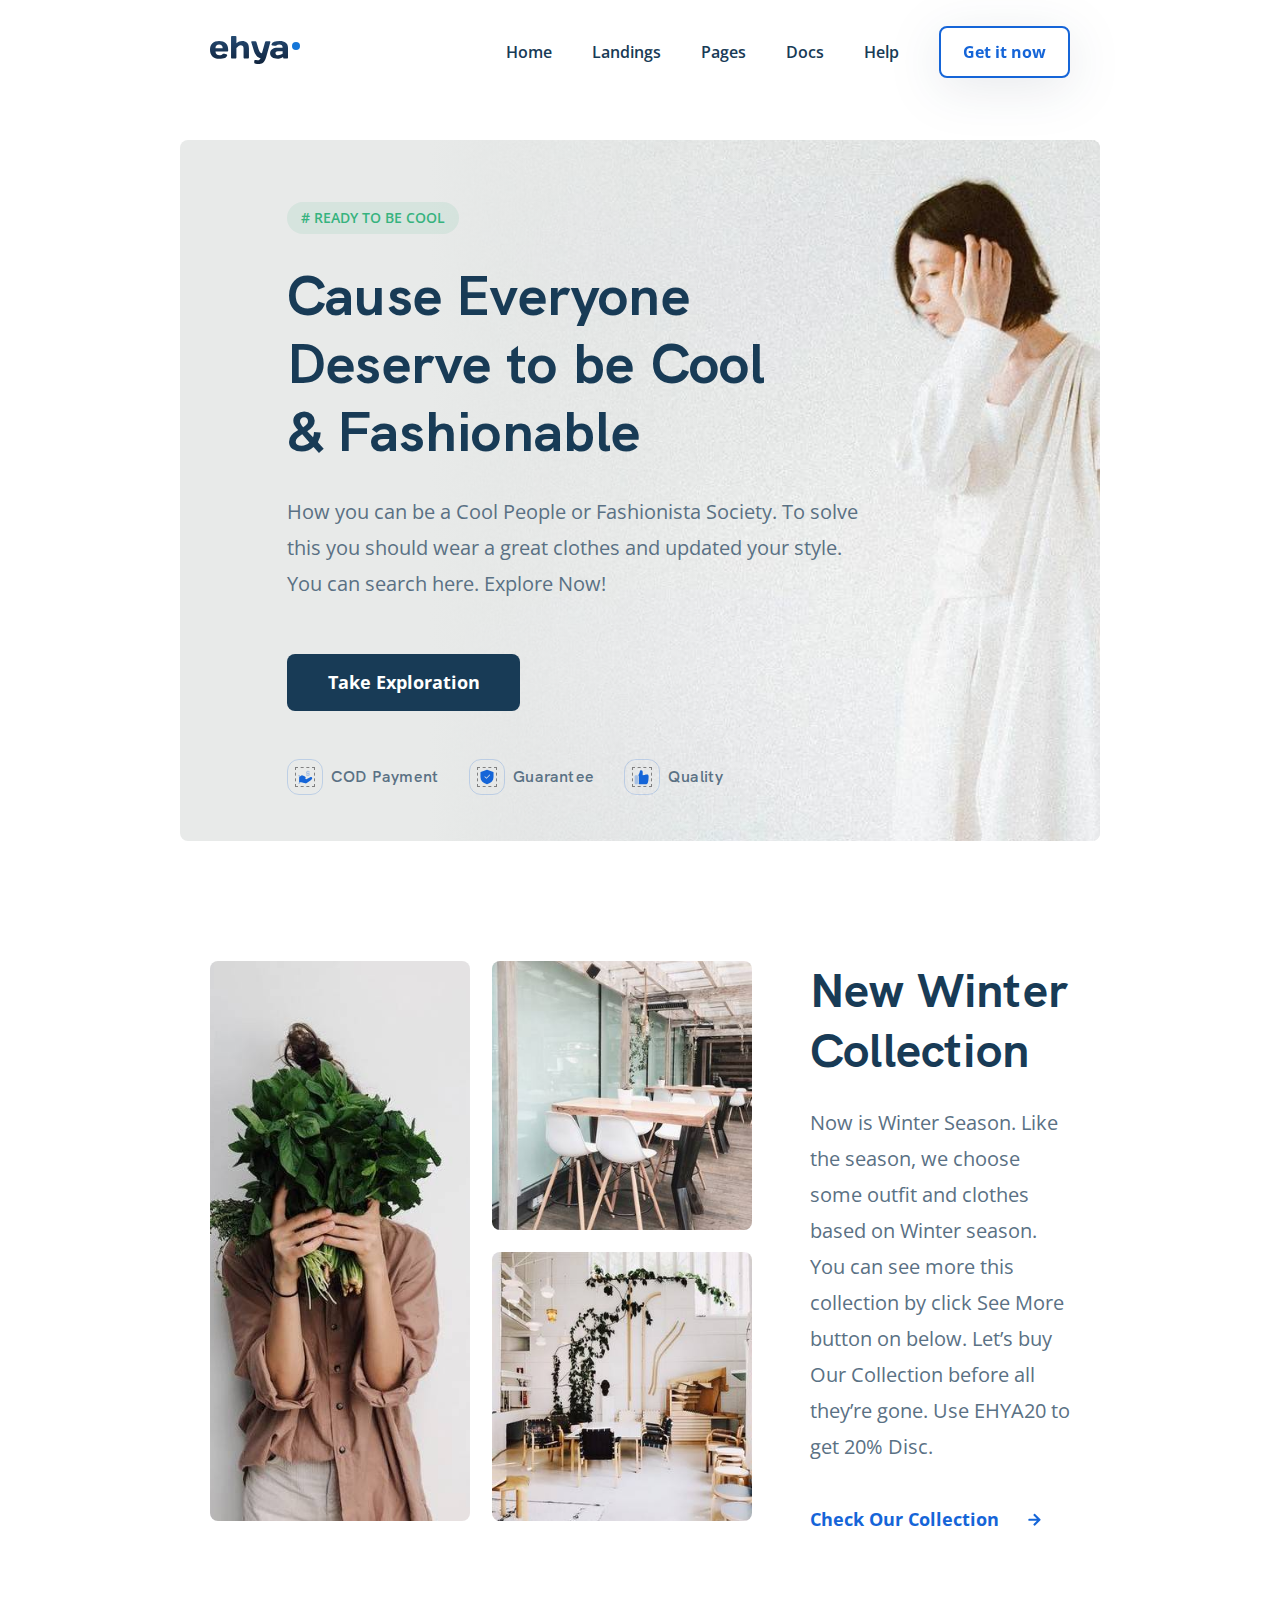
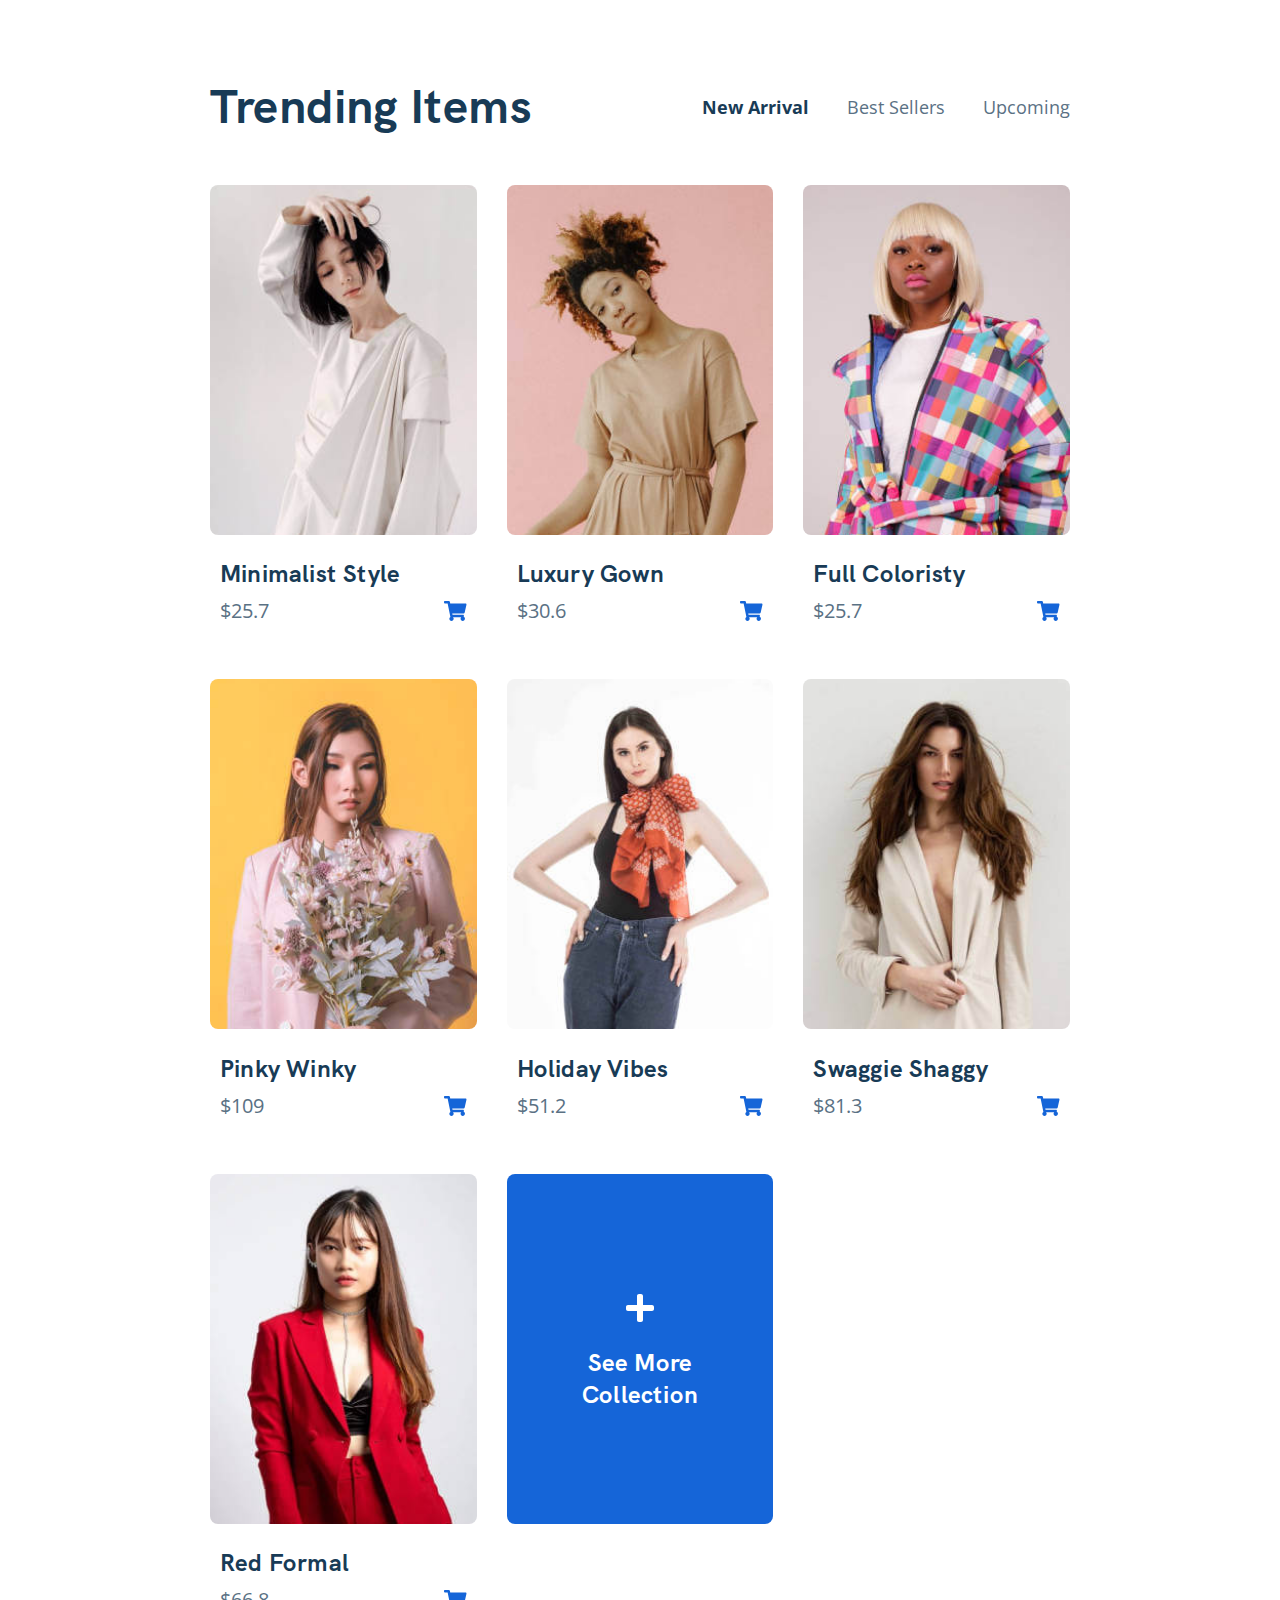
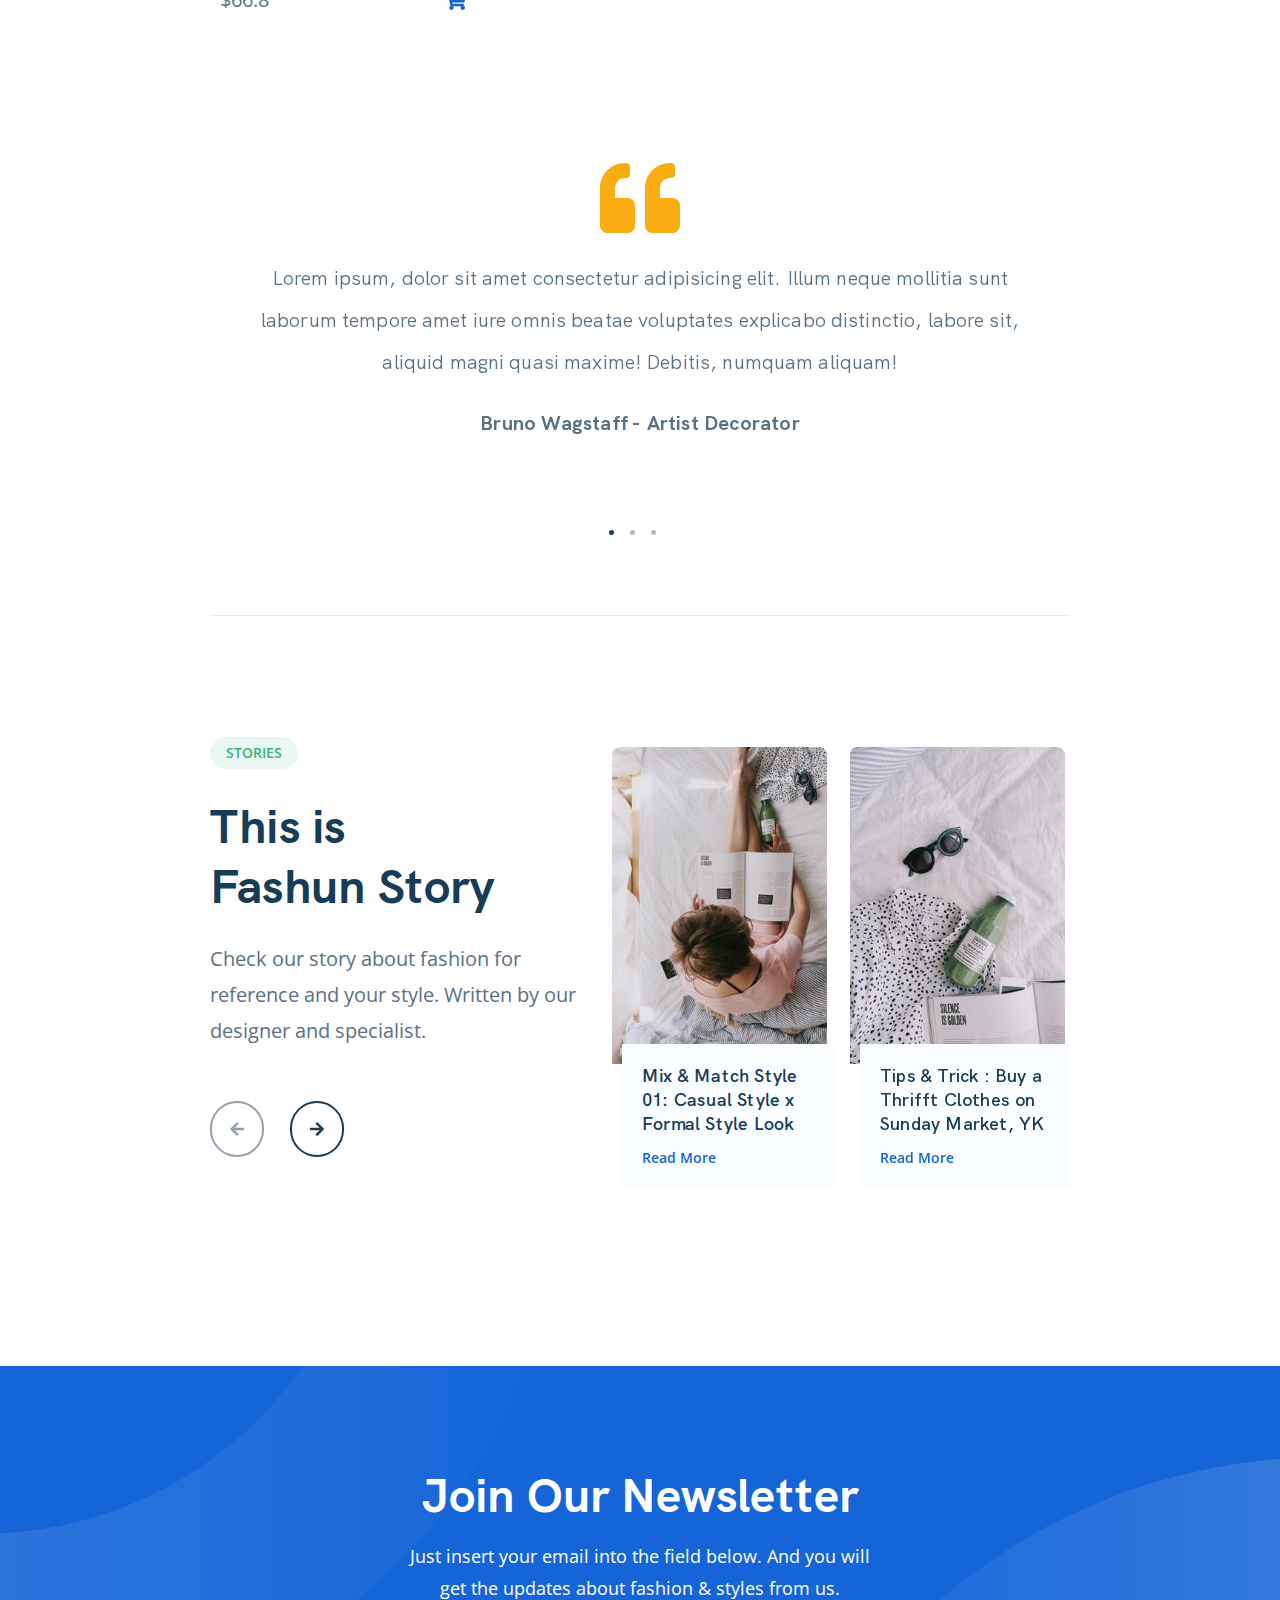
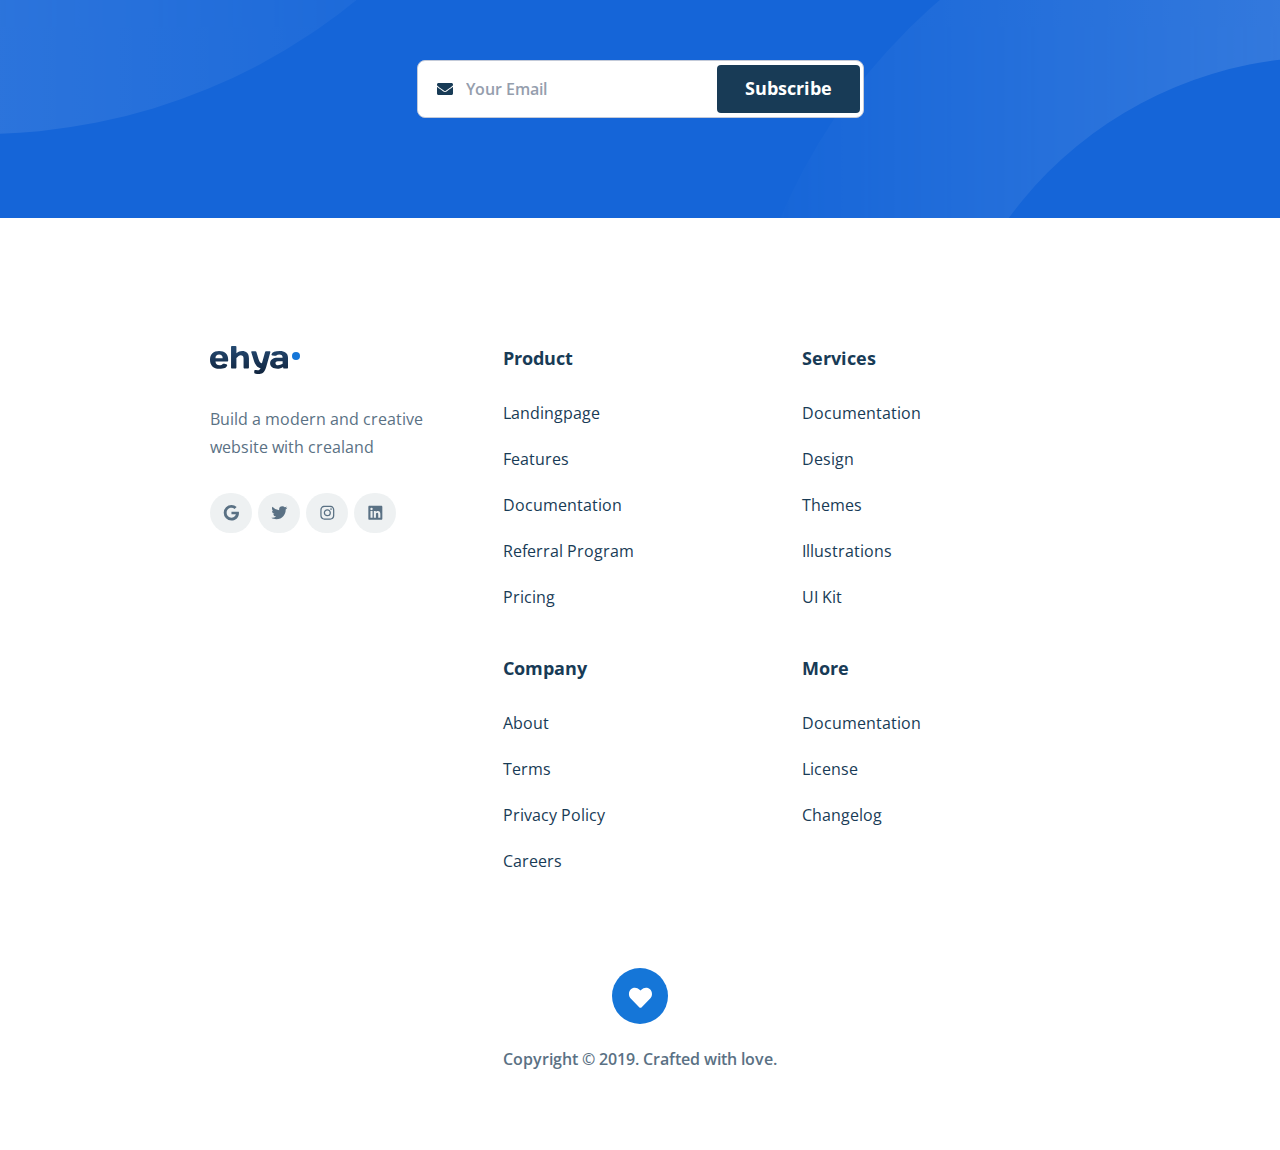
<file: index.html>
<!DOCTYPE html>
<html lang="en">
  <head>
    <meta charset="UTF-8" />
    <meta name="viewport" content="width=device-width, initial-scale=1.0" />
    <title>Ehya - Your Fashion</title>
    <link
      rel="apple-touch-icon"
      sizes="57x57"
      href="img/favicon/apple-icon-57x57.png"
    />
    <link
      rel="apple-touch-icon"
      sizes="60x60"
      href="img/favicon/apple-icon-60x60.png"
    />
    <link
      rel="apple-touch-icon"
      sizes="72x72"
      href="img/favicon/apple-icon-72x72.png"
    />
    <link
      rel="apple-touch-icon"
      sizes="76x76"
      href="img/favicon/apple-icon-76x76.png"
    />
    <link
      rel="apple-touch-icon"
      sizes="114x114"
      href="img/favicon/apple-icon-114x114.png"
    />
    <link
      rel="apple-touch-icon"
      sizes="120x120"
      href="img/favicon/apple-icon-120x120.png"
    />
    <link
      rel="apple-touch-icon"
      sizes="144x144"
      href="img/favicon/apple-icon-144x144.png"
    />
    <link
      rel="apple-touch-icon"
      sizes="152x152"
      href="img/favicon/apple-icon-152x152.png"
    />
    <link
      rel="apple-touch-icon"
      sizes="180x180"
      href="img/favicon/apple-icon-180x180.png"
    />
    <link
      rel="icon"
      type="image/png"
      sizes="192x192"
      href="img/favicon/android-icon-192x192.png"
    />
    <link
      rel="icon"
      type="image/png"
      sizes="32x32"
      href="img/favicon/favicon-32x32.png"
    />
    <link
      rel="icon"
      type="image/png"
      sizes="96x96"
      href="img/favicon/favicon-96x96.png"
    />
    <link
      rel="icon"
      type="image/png"
      sizes="16x16"
      href="img/favicon/favicon-16x16.png"
    />
    <link rel="manifest" href="img/favicon/manifest.json" />
    <meta name="msapplication-TileColor" content="#ffffff" />
    <meta
      name="msapplication-TileImage"
      content="img/favicon/ms-icon-144x144.png"
    />
    <meta name="theme-color" content="#ffffff" />
    <link
      href="https://fonts.googleapis.com/css2?family=Open+Sans:wght@400;600;700&display=swap"
      rel="stylesheet"
    />
    <link rel="stylesheet" href="css/swiper-bundle.min.css" />
    <link rel="stylesheet" href="css/style.css" />
  </head>
  <body>
    <header class="header">
      <div class="container header__container">
        <div class="header-wrapper">
          <a href="#" class="logo">
            <img src="img/header/Logo.svg" alt="Logo: Ehya" class="logo" />
          </a>
          <div class="header-right header-right--mobile--hiden">
            <nav>
              <ul class="header-menu">
                <li class="header-menu__item">
                  <a href="#" class="header-menu__link">Home</a>
                </li>
                <li class="header-menu__item">
                  <a href="#" class="header-menu__link">Landings</a>
                </li>
                <li class="header-menu__item">
                  <a href="#" class="header-menu__link">Pages</a>
                </li>
                <li class="header-menu__item">
                  <a href="#" class="header-menu__link">Docs</a>
                </li>
                <li class="header-menu__item">
                  <a href="#" class="header-menu__link">Help</a>
                </li>
              </ul>
            </nav>
            <button class="header__button">Get it now</button>
            <button class="header-right__button">
              <img src="img/header/close.svg" alt="Icon: close" />
            </button>
          </div>
          <!-- /.header-right -->
          <button class="menu-button header__menu-button">
            <span class="menu-button__line"></span>
            <span class="menu-button__line"></span>
            <span class="menu-button__line"></span>
          </button>
        </div>
        <!-- /.header-wrapper -->
      </div>
      <!-- /.container -->
    </header>
    <!-- /.header -->

    <div class="hero">
      <div class="hero__container">
        <div class="hero__background">
          <picture>
            <source srcset="img/hero/hero-bg.jpg" media="(min-width: 769px)" />
            <img
              class="hero__background-image"
              src="[data-uri]"
              data-src="img/hero/hero-bg-mobile.jpg"
              alt="Image: Background image"
            />
          </picture>
        </div>
        <div class="hero__info">
          <span class="hero__badge badge"># Ready to be Cool</span>
          <h1 class="title hero__title">
            Cause Everyone Deserve to&nbsp;be&nbsp;Cool & Fashionable
          </h1>
          <p class="hero__text">
            How you can be a Cool People or Fashionista Society. To solve this
            you should wear a great clothes and updated your style. You can
            search here. Explore Now!
          </p>
        </div>
        <!-- /.hero__info -->
        <button class="hero__button">Take Exploration</button>
        <ul class="hero__list">
          <li class="hero__item">
            <div class="hero__image-wrapper">
              <img
                src="img/hero/Icon_Get_Money.svg"
                alt="Icon: Get Money"
                class="hero__image"
              />
            </div>
            <span class="hero__advantage">COD Payment</span>
          </li>
          <li class="hero__item">
            <div class="hero__image-wrapper">
              <img
                src="img/hero/Icon_Protection.svg"
                alt="Icon: Protection"
                class="hero__image"
              />
            </div>
            <span class="hero__advantage">Guarantee</span>
          </li>
          <li class="hero__item">
            <div class="hero__image-wrapper">
              <img
                src="img/hero/Icon_Like.svg"
                alt="Icon: Like"
                class="hero__image"
              />
            </div>
            <span class="hero__advantage">Quality</span>
          </li>
        </ul>
      </div>
      <!-- /.hero__container -->
    </div>
    <!-- /.hero -->

    <div class="collection">
      <div class="container">
        <div class="collection-wrapper">
          <div class="collection__image-wrapper">
            <img
              src="[data-uri]"
              data-src="img/collection/image-big.jpg"
              alt="Image: Collection image"
              class="collection__image collection__image--big"
            />
            <img
              src="[data-uri]"
              data-src="img/collection/image-small-1.jpg"
              alt="Image: Collection image"
              class="collection__image"
            />
            <img
              src="[data-uri]"
              data-src="img/collection/image-small-2.jpg"
              alt="Image: Collection Image"
              class="collection__image"
            />
          </div>
          <!-- /.collection__image-wrapper -->
          <div class="collection__info">
            <h2 class="title collection__title">New Winter Collection</h2>
            <p class="collection__text">
              Now is Winter Season. Like the season, we choose some outfit and
              clothes based on Winter season. You can see more this collection
              by click See More button on below. Let’s buy Our Collection before
              all they’re gone. Use EHYA20 to get 20% Disc.
            </p>
            <a href="#" class="collection__link">
              Check Our Collection
              <img
                src="img/collection/arrow.svg"
                alt="Icon: Arrow"
                class="collection__arrow"
              />
            </a>
          </div>
          <!-- /.collection__info -->
        </div>
        <!-- /.collection-wrapper -->
      </div>
      <!-- /.container -->
    </div>
    <!-- /.collection -->

    <div class="trends">
      <div class="container">
        <div class="trends__top">
          <h2 class="title trends__title">Trending Items</h2>
          <ul class="tabs">
            <li
              data-target=".new-arrival"
              class="tabs__item tabs__item--active"
            >
              New Arrival
            </li>
            <li data-target=".best-sellers" class="tabs__item">Best Sellers</li>
            <li data-target=".upcoming" class="tabs__item">Upcoming</li>
          </ul>
        </div>
        <!-- /.trends__top -->
        <div class="card-wrapper">
          <div class="card trends__card card--active new-arrival upcoming">
            <img
              src="[data-uri]"
              data-src="img/trends/minimalist-style.jpg"
              alt="Image: Minimalist Style"
              class="card__image"
            />
            <div class="card__info">
              <h3 class="card__title">Minimalist Style</h3>
              <span class="card__price">$25.7</span>
              <img
                src="img/trends/shopping-cart.svg"
                alt="Icon: Shopping cart"
                class="card__cart"
              />
            </div>
            <!-- /.card__info -->
          </div>
          <!-- /.card -->

          <div class="card trends__card card--active new-arrival upcoming">
            <img
              src="[data-uri]"
              data-src="img/trends/luxury-gown.jpg"
              alt="Image: Luxury Gown"
              class="card__image"
            />
            <div class="card__info">
              <h3 class="card__title">Luxury Gown</h3>
              <span class="card__price">$30.6</span>
              <img
                src="img/trends/shopping-cart.svg"
                alt="Icon: Shopping cart"
                class="card__cart"
              />
            </div>
            <!-- /.card__info -->
          </div>
          <!-- /.card -->

          <div class="card trends__card card--active new-arrival best-sellers">
            <img
              src="[data-uri]"
              data-src="img/trends/full-coloristy.jpg"
              alt="Image: Full Coloristy"
              class="card__image"
            />
            <div class="card__info">
              <h3 class="card__title">Full Coloristy</h3>
              <span class="card__price">$25.7</span>
              <img
                src="img/trends/shopping-cart.svg"
                alt="Icon: Shopping cart"
                class="card__cart"
              />
            </div>
            <!-- /.card__info -->
          </div>
          <!-- /.card -->

          <div
            class="card trends__card card--active new-arrival best-sellers upcoming"
          >
            <img
              src="img/trends/pinky-winky.jpg"
              alt="Image: Pinky Winky"
              class="card__image"
            />
            <div class="card__info">
              <h3 class="card__title">Pinky Winky</h3>
              <span class="card__price">$109</span>
              <img
                src="img/trends/shopping-cart.svg"
                alt="Icon: Shopping cart"
                class="card__cart"
              />
            </div>
            <!-- /.card__info -->
          </div>
          <!-- /.card -->

          <div class="card trends__card card--active new-arrival upcoming">
            <img
              src="[data-uri]"
              data-src="img/trends/holiday-vibes.jpg"
              alt="Image: Holiday Vibes"
              class="card__image"
            />
            <div class="card__info">
              <h3 class="card__title">Holiday Vibes</h3>
              <span class="card__price">$51.2</span>
              <img
                src="img/trends/shopping-cart.svg"
                alt="Icon: Shopping cart"
                class="card__cart"
              />
            </div>
            <!-- /.card__info -->
          </div>
          <!-- /.card -->

          <div class="card trends__card card--active new-arrival best-sellers">
            <img
              src="[data-uri]"
              data-src="img/trends/swaggie-shaggy.jpg"
              alt="Image: Swaggie Shaggy"
              class="card__image"
            />
            <div class="card__info">
              <h3 class="card__title">Swaggie Shaggy</h3>
              <span class="card__price">$81.3</span>
              <img
                src="img/trends/shopping-cart.svg"
                alt="Icon: Shopping cart"
                class="card__cart"
              />
            </div>
            <!-- /.card__info -->
          </div>
          <!-- /.card -->

          <div class="card trends__card card--active new-arrival">
            <img
              src="[data-uri]"
              data-src="img/trends/red-formal.jpg"
              alt="Image: Red Formal"
              class="card__image"
            />
            <div class="card__info">
              <h3 class="card__title">Red Formal</h3>
              <span class="card__price">$66.8</span>
              <img
                src="img/trends/shopping-cart.svg"
                alt="Icon: Shopping cart"
                class="card__cart"
              />
            </div>
            <!-- /.card__info -->
          </div>
          <!-- /.card -->

          <a href="#" class="card-add trends__card">
            <div class="card-add__info">
              <img
                src="img/trends/plus.svg"
                alt="Icon: Plus"
                class="card-add__image"
              />
              <span class="card-add__text">See More Collection</span>
            </div>
            <!-- /.card-add__info -->
          </a>
          <!-- /.card-add -->
        </div>
        <!-- /.card-wrapper -->
      </div>
      <!-- /.container -->
    </div>
    <!-- /.trends -->

    <div class="comments">
      <div class="comments__swiper-container swiper-container">
        <div class="comments__swiper-wrapper swiper-wrapper">
          <div class="comments__swiper-slide swiper-slide">
            <img
              src="img/comments/quote.svg"
              alt="Icon: quote"
              class="comments__image"
            />
            <p class="comments__text">
              Lorem ipsum, dolor sit amet consectetur adipisicing elit. Illum
              neque mollitia sunt laborum tempore amet iure omnis beatae
              voluptates explicabo distinctio, labore sit, aliquid magni quasi
              maxime! Debitis, numquam aliquam!
            </p>
            <span class="comments__author">
              <span class="comments__author-name">Bruno Wagstaff -&#160;</span>
              Artist Decorator
            </span>
          </div>
          <!-- /.comments__swiper-slide -->

          <div class="comments__swiper-slide swiper-slide">
            <img
              src="img/comments/quote.svg"
              alt="Icon: quote"
              class="comments__image"
            />
            <p class="comments__text">
              "I absolutely love the designs and styles that Ehya creates..They
              are so different and innovative. I have bought several times from
              the collections and what I love is that they really are timeless
              pieces and the quality of the fabric is devine.... I look forward
              to seeing the new collections from season to season”
            </p>
            <span class="comments__author">
              <span class="comments__author-name">Alicia Puma -&#160;</span>
              Fashun Customer
            </span>
          </div>
          <!-- /.comments__swiper-slide -->

          <div class="comments__swiper-slide swiper-slide">
            <img
              src="img/comments/quote.svg"
              alt="Icon: quote"
              class="comments__image"
            />
            <p class="comments__text">
              Lorem ipsum dolor sit amet consectetur adipisicing elit.
              Voluptatibus sapiente dolorem qui tempore nobis cumque culpa enim
              asperiores. Veritatis, sint autem. Quaerat, fugit possimus nihil
              neque ratione ipsum vero modi libero consequatur doloremque
              tempore hic!
            </p>
            <span class="comments__author">
              <span class="comments__author-name">Jaylen Sullivan -&#160;</span>
              Stylist
            </span>
          </div>
          <!-- /.comments__swiper-slide -->
        </div>
        <!-- /.comments__swiper-wrapper -->

        <div class="comments__swiper-pagination"></div>
        <!-- /.comments__swiper-pagination -->
      </div>
      <!-- /.comments__swiper-container -->
    </div>
    <!-- /.comments -->

    <div class="history">
      <div class="container">
        <div class="history-wrapper">
          <div class="history__left">
            <span class="history__badge badge">Stories</span>
            <h2 class="title history__title">This is Fashun&nbsp;Story</h2>
            <p class="history__text">
              Check our story about fashion for reference and your style.
              Written by our designer and specialist.
            </p>
            <div class="history__button-wrapper">
              <button class="history__button history__button-prev">
                <svg class="history__icon">
                  <use xlink:href="img/history/arrow-sprite.svg#left"></use>
                </svg>
              </button>
              <button class="history__button history__button-next">
                <svg class="history__icon">
                  <use xlink:href="img/history/arrow-sprite.svg#right"></use>
                </svg>
              </button>
            </div>
            <!-- /.history__button-wrapper -->
          </div>
          <!-- /.history__left -->

          <div class="history__swiper-container swiper-container">
            <div class="swiper-wrapper">
              <div class="history__swiper-slide history-slide swiper-slide">
                <img
                  src="[data-uri]"
                  data-src="img/history/history-slide-1.jpg"
                  alt="Image: Slide image"
                  class="history-slide__image"
                />
                <div class="history-slide__info">
                  <h3 class="history-slide__title">
                    Mix & Match Style 01: Casual Style x Formal Style Look
                  </h3>
                  <a href="#" class="history-slide__link">Read More</a>
                </div>
              </div>
              <!-- /.history__swiper-slide -->

              <div class="history__swiper-slide history-slide swiper-slide">
                <img
                  src="[data-uri]"
                  data-src="img/history/history-slide-2.jpg"
                  alt="Image: Slide image"
                  class="history-slide__image"
                />
                <div class="history-slide__info">
                  <h3 class="history-slide__title">
                    Tips & Trick : Buy a Thrifft Clothes on Sunday
                    Market,&nbsp;YK
                  </h3>
                  <a href="#" class="history-slide__link">Read More</a>
                </div>
              </div>
              <!-- /.history__swiper-slide -->

              <div class="history__swiper-slide history-slide swiper-slide">
                <img
                  src="[data-uri]"
                  data-src="img/history/history-slide-3.jpg"
                  alt="Image: Slide image"
                  class="history-slide__image"
                />
                <div class="history-slide__info">
                  <h3 class="history-slide__title">
                    Mix & Match Style 01: Casual Style x Formal Style Look
                  </h3>
                  <a href="#" class="history-slide__link">Read More</a>
                </div>
              </div>
              <!-- /.history__swiper-slide -->

              <div class="history__swiper-slide history-slide swiper-slide">
                <img
                  src="[data-uri]"
                  data-src="img/history/history-slide-4.jpg"
                  alt="Image: Slide image"
                  class="history-slide__image"
                />
                <div class="history-slide__info">
                  <h3 class="history-slide__title">
                    Mix & Match Style 01: Casual Style x Formal Style Look
                  </h3>
                  <a href="#" class="history-slide__link">Read More</a>
                </div>
              </div>
              <!-- /.history__swiper-slide -->
            </div>
            <!-- /.history__swiper-wrapper -->
          </div>
          <!-- /.history__swiper-container -->
        </div>
        <!-- /.history-wrapper -->
      </div>
      <!-- /.container -->
    </div>
    <!-- /.history -->

    <div class="feedback">
      <div class="feedback__circle feedback__circle--first"></div>
      <!-- /.feedback__circle -->
      <div class="container">
        <div class="feedback-wrapper">
          <div class="feedback__left">
            <h2 class="title feedback__title">Join Our Newsletter</h2>
            <p class="feedback__text">
              Just insert your email into the field below. And you will get the
              updates about fashion & styles from us.
            </p>
          </div>
          <!-- /.feedback__left -->
          <form action="send.php" method="POST" class="feedback__form form">
            <img
              src="img/feedback/email.svg"
              alt="Icon: email"
              class="feedback__icon"
            />
            <input
              type="email"
              class="feedback__input"
              placeholder="Your Email"
              name="email"
              required
            />
            <button class="feedback__button">Subscribe</button>
          </form>
        </div>
        <!-- /.feedback-wrapper -->
      </div>
      <!-- /.container -->
      <div class="feedback__circle feedback__circle--second"></div>
      <!-- /.feedback__circle -->
    </div>
    <!-- /.feedback -->

    <div class="footer">
      <div class="container">
        <div class="footer-top">
          <div class="footer__info">
            <a href="#" class="logo">
              <img src="img/header/Logo.svg" alt="Logo: Ehya" class="logo" />
            </a>
            <span class="footer__text"
              >Build a modern and creative website with crealand</span
            >
            <div class="footer__social">
              <a
                href="https://mail.google.com/"
                target="_blank"
                class="footer__social-link"
                ><img
                  src="img/footer/google.svg"
                  alt="Icon: google"
                  class="footer__social-icon"
              /></a>
              <a
                href="https://twitter.com/"
                target="_blank"
                class="footer__social-link"
                ><img
                  src="img/footer/twitter.svg"
                  alt="Icon: twitter"
                  class="footer__social-icon"
              /></a>
              <a
                href="https://www.instagram.com/"
                target="_blank"
                class="footer__social-link"
                ><img
                  src="img/footer/instagram.svg"
                  alt="Icon: instagram"
                  class="footer__social-icon"
              /></a>
              <a
                href="https://ru.linkedin.com"
                target="_blank"
                class="footer__social-link"
                ><img
                  src="img/footer/linkedin.svg"
                  alt="Icon: linkedin"
                  class="footer__social-icon"
              /></a>
            </div>
            <!-- /.footer__social -->
          </div>
          <!-- /.footer__info -->

          <div class="footer__list footer__product">
            <h3 class="footer__title">Product</h3>
            <ul class="footer__ul">
              <li class="footer__item">
                <a href="#" class="footer__link">Landingpage</a>
              </li>
              <li class="footer__item">
                <a href="#" class="footer__link">Features</a>
              </li>
              <li class="footer__item">
                <a href="#" class="footer__link">Documentation</a>
              </li>
              <li class="footer__item">
                <a href="#" class="footer__link">Referral Program</a>
              </li>
              <li class="footer__item">
                <a href="#" class="footer__link">Pricing</a>
              </li>
            </ul>
          </div>
          <!-- /.footer-list -->

          <div class="footer__list">
            <h3 class="footer__title">Services</h3>
            <ul class="footer__ul">
              <li class="footer__item">
                <a href="#" class="footer__link">Documentation</a>
              </li>
              <li class="footer__item">
                <a href="#" class="footer__link">Design</a>
              </li>
              <li class="footer__item">
                <a href="#" class="footer__link">Themes</a>
              </li>
              <li class="footer__item">
                <a href="#" class="footer__link">Illustrations</a>
              </li>
              <li class="footer__item">
                <a href="#" class="footer__link">UI Kit</a>
              </li>
            </ul>
          </div>
          <!-- /.footer-list -->

          <div class="footer__list footer__company">
            <h3 class="footer__title">Company</h3>
            <ul class="footer__ul">
              <li class="footer__item">
                <a href="#" class="footer__link">About</a>
              </li>
              <li class="footer__item">
                <a href="#" class="footer__link">Terms</a>
              </li>
              <li class="footer__item">
                <a href="#" class="footer__link">Privacy Policy</a>
              </li>
              <li class="footer__item">
                <a href="#" class="footer__link">Careers</a>
              </li>
            </ul>
          </div>
          <!-- /.footer-list -->

          <div class="footer__list">
            <h3 class="footer__title">More</h3>
            <ul class="footer__ul">
              <li class="footer__item">
                <a href="#" class="footer__link">Documentation</a>
              </li>
              <li class="footer__item">
                <a href="#" class="footer__link">License</a>
              </li>
              <li class="footer__item">
                <a href="#" class="footer__link">Changelog</a>
              </li>
            </ul>
          </div>
          <!-- /.footer-list -->
        </div>
        <!-- /.footer-top -->

        <div class="footer-bottom">
          <div class="footer__image-wrapper">
            <img
              src="img/footer/heart.svg"
              alt="Icon: heart"
              class="footer__image"
            />
          </div>
          <span class="footer__copyright"
            >Copyright © 2019. Crafted with love.</span
          >
        </div>
        <!-- /.footer-bottom -->
      </div>
      <!-- /.container -->
    </div>
    <!-- /.footer -->
    <script>
      function init() {
        var imgDefer = document.getElementsByTagName("img");
        for (var i = 0; i < imgDefer.length; i++) {
          if (imgDefer[i].getAttribute("data-src")) {
            imgDefer[i].setAttribute(
              "src",
              imgDefer[i].getAttribute("data-src")
            );
          }
        }
      }
      window.onload = init;
    </script>
    <script src="js/jquery-3.5.1.min.js"></script>
    <script src="js/swiper-bundle.min.js"></script>
    <script src="js/jquery.validate.min.js"></script>
    <script src="js/main.js"></script>
  </body>
</html>
</file>
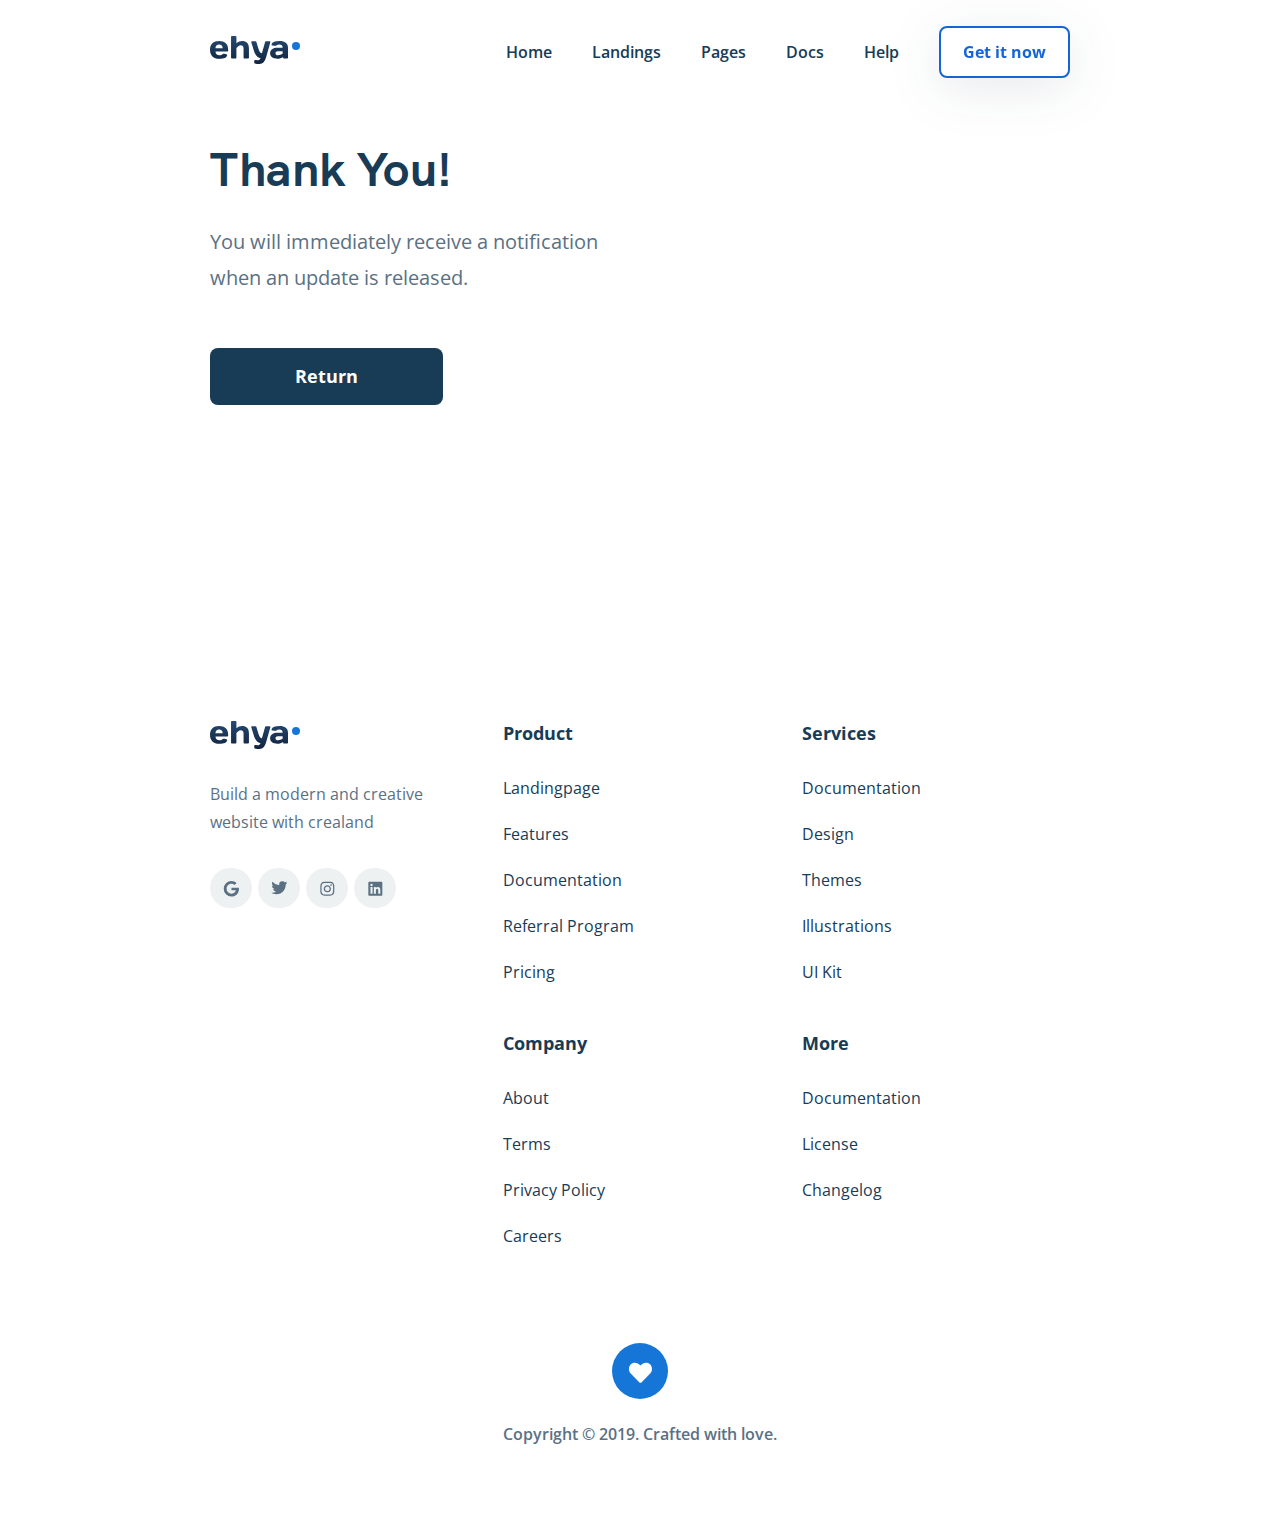
<file: thankyou.html>
<!DOCTYPE html>
<html lang="en">
  <head>
    <meta charset="UTF-8" />
    <meta name="viewport" content="width=device-width, initial-scale=1.0" />
    <title>Ehya - Your Fashion</title>
    <link
      rel="apple-touch-icon"
      sizes="57x57"
      href="img/favicon/apple-icon-57x57.png"
    />
    <link
      rel="apple-touch-icon"
      sizes="60x60"
      href="img/favicon/apple-icon-60x60.png"
    />
    <link
      rel="apple-touch-icon"
      sizes="72x72"
      href="img/favicon/apple-icon-72x72.png"
    />
    <link
      rel="apple-touch-icon"
      sizes="76x76"
      href="img/favicon/apple-icon-76x76.png"
    />
    <link
      rel="apple-touch-icon"
      sizes="114x114"
      href="img/favicon/apple-icon-114x114.png"
    />
    <link
      rel="apple-touch-icon"
      sizes="120x120"
      href="img/favicon/apple-icon-120x120.png"
    />
    <link
      rel="apple-touch-icon"
      sizes="144x144"
      href="img/favicon/apple-icon-144x144.png"
    />
    <link
      rel="apple-touch-icon"
      sizes="152x152"
      href="img/favicon/apple-icon-152x152.png"
    />
    <link
      rel="apple-touch-icon"
      sizes="180x180"
      href="img/favicon/apple-icon-180x180.png"
    />
    <link
      rel="icon"
      type="image/png"
      sizes="192x192"
      href="img/favicon/android-icon-192x192.png"
    />
    <link
      rel="icon"
      type="image/png"
      sizes="32x32"
      href="img/favicon/favicon-32x32.png"
    />
    <link
      rel="icon"
      type="image/png"
      sizes="96x96"
      href="img/favicon/favicon-96x96.png"
    />
    <link
      rel="icon"
      type="image/png"
      sizes="16x16"
      href="img/favicon/favicon-16x16.png"
    />
    <link rel="manifest" href="img/favicon/manifest.json" />
    <meta name="msapplication-TileColor" content="#ffffff" />
    <meta
      name="msapplication-TileImage"
      content="img/favicon/ms-icon-144x144.png"
    />
    <meta name="theme-color" content="#ffffff" />
    <link
      href="https://fonts.googleapis.com/css2?family=Open+Sans:wght@400;600;700&display=swap"
      rel="stylesheet"
    />
    <link rel="stylesheet" href="css/swiper-bundle.min.css" />
    <link rel="stylesheet" href="css/style.css" />
  </head>
  <body>
    <header class="header">
      <div class="container header__container">
        <div class="header-wrapper">
          <a href="index.html" class="logo">
            <img src="img/header/Logo.svg" alt="Logo: Ehya" class="logo" />
          </a>
          <div class="header-right header-right--mobile--hiden">
            <nav>
              <ul class="header-menu">
                <li class="header-menu__item">
                  <a href="#" class="header-menu__link">Home</a>
                </li>
                <li class="header-menu__item">
                  <a href="#" class="header-menu__link">Landings</a>
                </li>
                <li class="header-menu__item">
                  <a href="#" class="header-menu__link">Pages</a>
                </li>
                <li class="header-menu__item">
                  <a href="#" class="header-menu__link">Docs</a>
                </li>
                <li class="header-menu__item">
                  <a href="#" class="header-menu__link">Help</a>
                </li>
              </ul>
            </nav>
            <button class="header__button">Get it now</button>
            <button class="header-right__button">
              <img src="img/header/close.svg" alt="Icon: close" />
            </button>
          </div>
          <!-- /.header-right -->
          <button class="menu-button header__menu-button">
            <span class="menu-button__line"></span>
            <span class="menu-button__line"></span>
            <span class="menu-button__line"></span>
          </button>
        </div>
        <!-- /.header-wrapper -->
      </div>
      <!-- /.container -->
    </header>
    <!-- /.header -->

    <div class="hero history">
      <div class="container">
        <div class="history__left">
          <h2 class="title history__title">Thank You!</h2>
          <p class="history__text">
            You will immediately receive a notification when an update is
            released.
          </p>
          <button class="hero__button">Return</button>
        </div>
        <!-- /.history__left -->
      </div>
      <!-- /container -->
    </div>

    <div class="footer">
      <div class="container">
        <div class="footer-top">
          <div class="footer__info">
            <a href="index.html" class="logo">
              <img src="img/header/Logo.svg" alt="Logo: Ehya" class="logo" />
            </a>
            <span class="footer__text"
              >Build a modern and creative website with crealand</span
            >
            <div class="footer__social">
              <a
                href="https://mail.google.com/"
                target="_blank"
                class="footer__social-link"
                ><img
                  src="img/footer/google.svg"
                  alt="Icon: google"
                  class="footer__social-icon"
              /></a>
              <a
                href="https://twitter.com/"
                target="_blank"
                class="footer__social-link"
                ><img
                  src="img/footer/twitter.svg"
                  alt="Icon: twitter"
                  class="footer__social-icon"
              /></a>
              <a
                href="https://www.instagram.com/"
                target="_blank"
                class="footer__social-link"
                ><img
                  src="img/footer/instagram.svg"
                  alt="Icon: instagram"
                  class="footer__social-icon"
              /></a>
              <a
                href="https://ru.linkedin.com"
                target="_blank"
                class="footer__social-link"
                ><img
                  src="img/footer/linkedin.svg"
                  alt="Icon: linkedin"
                  class="footer__social-icon"
              /></a>
            </div>
            <!-- /.footer__social -->
          </div>
          <!-- /.footer__info -->

          <div class="footer__list footer__product">
            <h3 class="footer__title">Product</h3>
            <ul class="footer__ul">
              <li class="footer__item">
                <a href="#" class="footer__link">Landingpage</a>
              </li>
              <li class="footer__item">
                <a href="#" class="footer__link">Features</a>
              </li>
              <li class="footer__item">
                <a href="#" class="footer__link">Documentation</a>
              </li>
              <li class="footer__item">
                <a href="#" class="footer__link">Referral Program</a>
              </li>
              <li class="footer__item">
                <a href="#" class="footer__link">Pricing</a>
              </li>
            </ul>
          </div>
          <!-- /.footer-list -->

          <div class="footer__list">
            <h3 class="footer__title">Services</h3>
            <ul class="footer__ul">
              <li class="footer__item">
                <a href="#" class="footer__link">Documentation</a>
              </li>
              <li class="footer__item">
                <a href="#" class="footer__link">Design</a>
              </li>
              <li class="footer__item">
                <a href="#" class="footer__link">Themes</a>
              </li>
              <li class="footer__item">
                <a href="#" class="footer__link">Illustrations</a>
              </li>
              <li class="footer__item">
                <a href="#" class="footer__link">UI Kit</a>
              </li>
            </ul>
          </div>
          <!-- /.footer-list -->

          <div class="footer__list footer__company">
            <h3 class="footer__title">Company</h3>
            <ul class="footer__ul">
              <li class="footer__item">
                <a href="#" class="footer__link">About</a>
              </li>
              <li class="footer__item">
                <a href="#" class="footer__link">Terms</a>
              </li>
              <li class="footer__item">
                <a href="#" class="footer__link">Privacy Policy</a>
              </li>
              <li class="footer__item">
                <a href="#" class="footer__link">Careers</a>
              </li>
            </ul>
          </div>
          <!-- /.footer-list -->

          <div class="footer__list">
            <h3 class="footer__title">More</h3>
            <ul class="footer__ul">
              <li class="footer__item">
                <a href="#" class="footer__link">Documentation</a>
              </li>
              <li class="footer__item">
                <a href="#" class="footer__link">License</a>
              </li>
              <li class="footer__item">
                <a href="#" class="footer__link">Changelog</a>
              </li>
            </ul>
          </div>
          <!-- /.footer-list -->
        </div>
        <!-- /.footer-top -->

        <div class="footer-bottom">
          <div class="footer__image-wrapper">
            <img
              src="img/footer/heart.svg"
              alt="Icon: heart"
              class="footer__image"
            />
          </div>
          <span class="footer__copyright"
            >Copyright © 2019. Crafted with love.</span
          >
        </div>
        <!-- /.footer-bottom -->
      </div>
      <!-- /.container -->
    </div>
    <!-- /.footer -->

    <script src="js/jquery-3.5.1.min.js"></script>
    <script src="js/thankyou.js"></script>
    <script src="js/main.js"></script>
  </body>
</html>
</file>
<file: css/style.css>
@font-face{font-family:'HK Grotesk';src:url("../fonts/HKGrotesk-Regular.woff2") format("woff2");src:url("../fonts/HKGrotesk-Regular.woff") format("woff");font-weight:400;font-style:normal;font-display:swap}@font-face{font-family:'HK Grotesk';src:url("../fonts/HKGrotesk-SemiBold.woff2") format("woff2");src:url("../fonts/HKGrotesk-SemiBold.woff") format("woff");font-weight:600;font-style:normal;font-display:swap}@font-face{font-family:'HK Grotesk';src:url("../fonts/HKGrotesk-Bold.woff2") format("woff2");src:url("../fonts/HKGrotesk-Bold.woff") format("woff");font-weight:700;font-style:normal;font-display:swap}*{box-sizing:border-box}html{overflow-x:hidden}body{font-family:'Open Sans', sans-serif;color:#5A7184;background-color:#fff;overflow-x:hidden}button{cursor:pointer}button:active,button:focus{outline:none}input{outline:none}input:active,input:focus{outline:none}.container{max-width:1140px;margin:auto}.title{margin:0;font-family:HK Grotesk;font-style:normal;font-weight:bold;font-size:48px;line-height:60px;letter-spacing:0.2px;color:#183B56}.badge{padding:6px;display:inline-block;font-style:normal;font-weight:600;font-size:14px;line-height:20px;color:#36B37E;text-align:center;text-transform:uppercase;background:rgba(54,179,126,0.1);border-radius:2000px}/*! normalize.css v8.0.1 | MIT License | github.com/necolas/normalize.css */html{line-height:1.15;-webkit-text-size-adjust:100%}body{margin:0}main{display:block}h1{font-size:2em;margin:0.67em 0}hr{box-sizing:content-box;height:0;overflow:visible}pre{font-family:monospace, monospace;font-size:1em}a{background-color:transparent}abbr[title]{border-bottom:none;text-decoration:underline;text-decoration:underline dotted}b,strong{font-weight:bolder}code,kbd,samp{font-family:monospace, monospace;font-size:1em}small{font-size:80%}sub,sup{font-size:75%;line-height:0;position:relative;vertical-align:baseline}sub{bottom:-0.25em}sup{top:-0.5em}img{border-style:none}button,input,optgroup,select,textarea{font-family:inherit;font-size:100%;line-height:1.15;margin:0}button,input{overflow:visible}button,select{text-transform:none}button,[type="button"],[type="reset"],[type="submit"]{-webkit-appearance:button}button::-moz-focus-inner,[type="button"]::-moz-focus-inner,[type="reset"]::-moz-focus-inner,[type="submit"]::-moz-focus-inner{border-style:none;padding:0}button:-moz-focusring,[type="button"]:-moz-focusring,[type="reset"]:-moz-focusring,[type="submit"]:-moz-focusring{outline:1px dotted ButtonText}fieldset{padding:0.35em 0.75em 0.625em}legend{box-sizing:border-box;color:inherit;display:table;max-width:100%;padding:0;white-space:normal}progress{vertical-align:baseline}textarea{overflow:auto}[type="checkbox"],[type="radio"]{box-sizing:border-box;padding:0}[type="number"]::-webkit-inner-spin-button,[type="number"]::-webkit-outer-spin-button{height:auto}[type="search"]{-webkit-appearance:textfield;outline-offset:-2px}[type="search"]::-webkit-search-decoration{-webkit-appearance:none}::-webkit-file-upload-button{-webkit-appearance:button;font:inherit}details{display:block}summary{display:list-item}template{display:none}[hidden]{display:none}.header{padding:26px 0}.header-wrapper{display:flex;justify-content:space-between;align-items:center}.header-right{display:flex;align-items:center;padding-left:26px}.header-right__button{display:none}.header-menu{display:flex;justify-content:center;flex-wrap:wrap;margin:0;padding:0;list-style-type:none}.header-menu__item{font-style:normal;font-weight:600;font-size:16px;line-height:22px}.header-menu__item:not(:last-child){margin-right:40px}.header-menu__link{text-decoration:none;color:#183B56}.header__button{margin-left:40px;padding:13px;min-width:131px;background-color:#fff;border:2px solid #1565D8;border-radius:8px;filter:drop-shadow(0px 10px 25px rgba(21,37,72,0.1));font-style:normal;font-weight:bold;font-size:16px;line-height:22px;color:#1565D8}.hero{position:relative;padding-top:36px}.hero__background{position:absolute;top:-377px;left:358px;width:1074px;height:1614px;background:linear-gradient(270deg, rgba(238,238,238,0.0001) 67.34%, #E8EAE9 100%)}.hero__background-image{width:100%;height:100%;object-fit:cover;position:relative;z-index:-1}.hero__container{position:relative;width:1280px;margin:auto;padding:62px 107px 30px;overflow:hidden;background:#E8EAE9;z-index:1;border-radius:8px}.hero__info{position:relative;max-width:652px;margin-bottom:52px}.hero__badge{min-width:172px}.hero__title{margin:28px 0;max-width:480px;font-size:56px;line-height:68px}.hero__text{margin:0;max-width:590px;font-style:normal;font-weight:normal;font-size:20px;line-height:36px}.hero__button{position:relative;width:233px;margin-bottom:48px;padding:16px;background:#183B56;border-radius:8px;border:none;font-style:normal;font-weight:bold;font-size:18px;line-height:25px;text-align:center;color:#fff}.hero__list{position:relative;margin:0;padding:0;display:flex;flex-wrap:wrap;list-style-type:none}.hero__item{display:flex;align-items:center;margin-bottom:16px}.hero__item:not(:last-child){margin-right:30px}.hero__image{width:20px;height:20px;border:1px dashed grey}.hero__image-wrapper{width:36px;height:36px;display:flex;margin-right:8px;border:0.75px solid rgba(21,101,216,0.2);align-items:center;justify-content:center;border-radius:12px}.hero__advantage{font-family:HK Grotesk;font-style:normal;font-weight:600;font-size:16px;line-height:20px;letter-spacing:0.2px}.menu-button{display:none}.collection{padding-top:120px;padding-bottom:145px}.collection-wrapper{display:flex}.collection__image{width:48%;height:48%;object-fit:cover;border-radius:8px}.collection__image--big{width:48%;height:100%}.collection__image-wrapper{width:670px;height:490px;display:flex;flex-direction:column;flex-wrap:wrap;justify-content:space-between;align-content:space-between}.collection__info{padding-top:10px;max-width:392px;margin-left:58px}.collection__title{margin-bottom:24px}.collection__text{margin-top:0;margin-bottom:42px;font-style:normal;font-weight:normal;font-size:20px;line-height:36px}.collection__link{text-decoration:none;font-style:normal;font-weight:bold;font-size:18px;line-height:25px;color:#1565D8}.collection__arrow{margin-left:24px}.trends{padding-bottom:95px}.trends__top{display:flex;align-items:center;justify-content:space-between;margin-bottom:48px}.trends__card{width:100%;margin-bottom:50px}.tabs{padding:0;margin:0;display:flex;list-style-type:none}.tabs__item{font-style:normal;font-weight:normal;font-size:18px;line-height:25px;cursor:pointer}.tabs__item:not(:last-child){margin-right:38px}.tabs__item--active{font-weight:bold;color:#183B56}.card{display:none}.card--active{display:block}.card-wrapper{display:grid;grid-template-columns:repeat(4, 1fr);column-gap:30px}.card__image{margin-bottom:20px;width:100%;height:350px;border-radius:8px;object-fit:cover}.card__title{margin-top:0;margin-bottom:3px;flex-basis:100%;font-family:HK Grotesk;font-style:normal;font-weight:bold;font-size:24px;line-height:32px;letter-spacing:0.2px;color:#183B56}.card__info{padding:0 10px;display:flex;flex-wrap:wrap;justify-content:space-between}.card__price{font-style:normal;font-weight:normal;font-size:20px;line-height:36px}.card__cart{cursor:pointer}.card-add{display:flex;justify-content:center;padding:120px 0 30px;height:350px;background-color:#1565D8;border-radius:8px;overflow:hidden;text-decoration:none;cursor:pointer}.card-add__info{max-width:140px;display:flex;align-items:center;text-align:center;flex-direction:column}.card-add__image{margin-bottom:25px}.card-add__text{font-family:HK Grotesk;font-style:normal;font-weight:bold;font-size:24px;line-height:32px;letter-spacing:0.2px;color:#fff}.comments{padding-bottom:80px}.comments__swiper-container{margin:auto;width:800px}.comments__swiper-slide{max-width:890px;display:flex;flex-direction:column;align-items:center;text-align:center}.comments__swiper-pagination{display:flex;justify-content:center}.comments__swiper-pagination-bullet{display:inline-block;margin-right:16px;width:5px;height:5px;background:#B3BAC5;border-radius:2.5px;cursor:pointer}.comments__swiper-pagination-bullet-active{background-color:#183B56}.comments__image{margin-bottom:24px}.comments__text{margin-top:0;margin-bottom:28px;font-family:HK Grotesk;font-style:normal;font-weight:normal;font-size:20px;line-height:42px;letter-spacing:0.133333px}.comments__author{margin-bottom:53px;display:flex;flex-wrap:wrap;justify-content:center;font-family:HK Grotesk;font-style:normal;font-weight:bold;font-size:20px;line-height:24px;letter-spacing:0.2px}.history{padding-bottom:140px}.history-wrapper{padding-top:121px;display:flex;justify-content:space-between;border-top:1px solid #E5EAF4}.history__left{max-width:392px}.history__badge{min-width:88px;margin-bottom:28px}.history__title{margin-bottom:24px}.history__text{margin-top:0;margin-bottom:52px;font-style:normal;font-weight:normal;font-size:20px;line-height:36px}.history__button{width:54px;height:56px;display:inline-flex;align-items:center;justify-content:center;background-color:#fff;border:2px solid #183B56;border-radius:2000px;fill:#183B56}.history__button-prev{margin-right:22px}.history__button--disabled{border-color:#959EAD;fill:#959EAD;cursor:default}.history__button:not(.history__button--disabled):active{background-color:#183B56;fill:#fff}.history__icon{width:14px;height:14px;fill:inherit}.history__swiper-container{padding-top:10px;padding-left:10px;max-width:662px;margin:0}.history-slide{position:relative;width:332px;padding-bottom:158px}.history-slide__image{width:312px;height:317px;object-fit:cover;border-radius:8px 8px 0px 0px}.history-slide__info{position:absolute;top:297px;left:10px;width:312px;padding:20px;background-color:#FAFDFF}.history-slide__title{max-height:104px;margin-top:0;margin-bottom:12px;font-family:HK Grotesk;font-style:normal;font-weight:600;font-size:22px;line-height:32px;letter-spacing:0.2px;color:#183B56;overflow:hidden}.history-slide__link{font-style:normal;font-weight:600;font-size:16px;line-height:22px;text-decoration:none;color:#1565D8}.feedback{position:relative;padding:100px 0;background:#1565D8;overflow:hidden}.feedback__circle{position:absolute;width:1186px;height:1186px;border-radius:50%;display:flex;align-items:center;justify-content:center;opacity:0.2}.feedback__circle::before{content:'';width:786px;height:786px;border-radius:50%;background-color:#1565D8}.feedback__circle--first{top:-818px;left:-612px;background:linear-gradient(270deg, rgba(255,255,255,0.0001) 0%, #fff 99.73%)}.feedback__circle--second{bottom:-825px;right:-639px;background:linear-gradient(270deg, #fff 28.21%, rgba(255,255,255,0.0001) 99.73%)}.feedback-wrapper{padding-right:68px;display:flex;align-items:center;justify-content:space-between}.feedback__left{z-index:1;max-width:490px}.feedback__title{color:#fff;margin-bottom:14px}.feedback__text{margin:0;font-style:normal;font-weight:normal;font-size:18px;line-height:32px;color:#fff}.feedback__form{max-height:58px;width:447px;display:flex;flex-direction:column;position:relative}.feedback__input{width:100%;height:100%;padding:17px 155px 17px 48px;font-style:normal;font-weight:600;font-size:16px;line-height:22px;background:#fff;border:1px solid #C3CAD9;border-radius:8px;color:#5A7184}.feedback__input::-webkit-input-placeholder{color:#959EAD}.feedback__input:-ms-input-placeholder{color:#959EAD}.feedback__input::-moz-placeholder{color:#959EAD}.feedback__input:-moz-placeholder{color:#959EAD}.feedback__icon{position:absolute;top:21px;left:20px;width:16px;height:16px}.feedback__button{width:143px;max-height:48px;padding:11px;position:absolute;top:5px;right:4px;bottom:5px;font-style:normal;font-weight:bold;font-size:18px;line-height:25px;text-align:center;color:#FFFFFF;background:#183B56;border-radius:4px;border:none;text-overflow:clip;white-space:nowrap;overflow:hidden;z-index:1}.invalid{color:red}.footer{padding-top:128px;padding-bottom:80px}.footer-top{display:grid;grid-template-columns:min-content repeat(4, 165px);grid-column-gap:30px}.footer__text{display:block;width:263px;margin-top:28px;margin-bottom:32px;font-style:normal;font-weight:normal;font-size:16px;line-height:28px}.footer__social{display:flex}.footer__social-link{display:flex;align-items:center;justify-content:center;width:42px;height:40px;background:rgba(90,113,132,0.1);border-radius:2000px}.footer__social-link:not(:last-child){margin-right:6px}.footer__title{margin-top:0;margin-bottom:31px;font-style:normal;font-weight:bold;font-size:18px;line-height:25px;color:#183B56}.footer__ul{margin:0;padding:0;list-style-type:none}.footer__item{font-style:normal;font-weight:normal;font-size:16px;line-height:22px}.footer__item:not(:last-child){margin-bottom:24px}.footer__link{text-decoration:none;color:#183B56}.footer-bottom{display:flex;flex-direction:column;align-items:center;padding-top:96px}.footer__image{position:relative;width:24px;height:28px;left:16px;right:16px;top:16px}.footer__image-wrapper{position:relative;width:56px;height:56px;background:#1576D8;border-radius:2000px}.footer__copyright{margin-top:24px;font-weight:600;font-size:16px;line-height:22px}@media (max-width: 1295px){.container{max-width:860px}.hero__background{left:250px}.hero__container{width:920px}.collection__image-wrapper{height:560px}.collection__info{padding-top:0;max-width:260px}.card-wrapper{grid-template-columns:repeat(3, 1fr)}.feedback-wrapper{padding:0;flex-direction:column;text-align:center}.feedback__left{margin-bottom:56px}.footer-top{grid-template-columns:min-content 1fr 1fr}.footer__product{margin-bottom:48px}.footer__company{grid-column-start:2}}@media (min-width: 936px) and (max-width: 1295px){.history-slide__image{width:215px}.history-slide__info{width:215px}.history-slide__title{font-size:18px;line-height:24px}.history-slide__link{font-size:14px;line-height:20px}}@media (max-width: 935px){.container{max-width:700px}.header{padding:18px 0}.hero{padding:30px 0 80px}.hero__background{left:0;top:-395px}.hero__container{padding:36px 28px 20px;width:760px}.hero__info{max-width:410px;margin-bottom:36px}.hero__title{max-width:410px;margin-top:24px;margin-bottom:20px;font-size:48px;line-height:60px}.hero__text{max-width:400px;font-size:18px;line-height:32px}.hero__button{margin-bottom:40px}.tabs__item:not(:last-child){margin-right:20px}.card-wrapper{grid-template-columns:repeat(2, minmax(280px, 1fr));column-gap:48px}.comments__swiper-container{max-width:630px;width:92%}.comments__image{margin-bottom:12px}.comments__text{margin-bottom:36px}.comments__author{margin-bottom:36px}.history{padding-bottom:80px}.history-wrapper{padding-top:79px;flex-direction:column;align-items:center}.history__left{margin-bottom:36px;max-width:510px;text-align:center;margin-left:auto;margin-right:auto}.history__badge{margin-bottom:24px}.history__title{margin-bottom:16px}.history__text{margin-bottom:36px}.feedback{padding:72px 0 80px}.feedback__circle--first{top:-845px;left:-638px}.feedback__circle--second{bottom:-1078px;right:-756px}.footer{padding:64px 0}.footer-bottom{padding-top:62px}}@media (max-width: 768px){.container{max-width:672px;width:92%}.header{padding-top:26px;position:fixed;top:0;right:0;left:0;z-index:50;background-color:#fff}.header__container{max-width:650px;width:91%}.header-menu{flex-direction:column;flex-wrap:nowrap}.header-menu__item{margin-bottom:20px}.header__button{margin-left:0}.header-right{position:absolute;top:10px;right:8px;z-index:99;width:304px;padding:36px 24px;flex-direction:column;align-items:start;background-color:#fff;box-shadow:0px 16px 48px rgba(0,0,0,0.16)}.header-right--mobile--hiden{display:none}.header-right--visible{display:flex}.header-right__button{position:absolute;top:12px;right:16px;padding:0;width:24px;height:24px;display:flex;align-items:center;justify-content:center;border:none;background-color:#fff}.menu-button{display:flex;width:24px;height:24px;padding:0;align-items:center;justify-content:space-evenly;flex-direction:column;border:none;background-color:#fff}.menu-button__line{width:22px;height:2px;border-radius:2px;background-color:#3A4C66}.hero{padding-top:94px}.hero__background{top:-10px;left:230px;width:600px;height:899px}.hero__container{max-width:728px;width:96%}.hero__item:not(:last-child){margin-right:20px}.collection{padding-bottom:80px}.collection-wrapper{flex-direction:column}.collection__image-wrapper{width:100%;height:490px}.collection__info{margin-left:0;margin-top:40px;max-width:none}.collection__title{margin-bottom:18px}.collection__text{margin-bottom:30px}.trends{padding-bottom:30px}.trends__title{margin-bottom:28px}.trends__top{flex-direction:column;margin-bottom:56px}.tabs__item:not(:last-child){margin-right:38px}.card-wrapper{max-width:608px;margin:auto}.history__swiper-container{padding:0;max-width:682px;max-height:968px}.history-slide{height:475px}.footer-top{padding:0 11px}.footer__text{width:253px}}@media (max-width: 660px){.card-wrapper{grid-template-columns:repeat(2, minmax(260px, 1fr));column-gap:30px}.footer{padding-top:48px}.footer-top{grid-template-columns:repeat(2, 1fr)}.footer__info{grid-row-start:3;grid-column:span 2;width:100%;display:flex;flex-direction:column;align-items:center;text-align:center}.footer__text{width:100%}.footer__product{margin-bottom:39px}.footer__company{grid-column-start:1;margin-bottom:47px}}@media (max-width: 576px){.title{font-size:28px;line-height:36px}.badge{padding:2px}.header{padding-top:18px}.hero{padding:88px 0 64px}.hero__background{margin:auto;left:auto;background:linear-gradient(180deg, rgba(238,238,238,0.0001) 47.32%, #E8EAE9 65.51%)}.hero__container{width:100%;border-radius:0;padding:380px 20px 20px;display:flex;justify-content:center;flex-wrap:wrap}.hero__info{margin-bottom:24px;text-align:center}.hero__title{margin-top:20px;font-size:32px;line-height:40px}.hero__text{font-size:16px;line-height:28px}.hero__button{padding:13px;font-size:16px;line-height:22px;margin-bottom:22px}.hero__list{max-width:300px;justify-content:space-around}.hero__item:not(:last-child){margin-right:0}.hero__image{width:14px;height:14px}.hero__image-wrapper{width:23px;height:23px;border-width:0.5px;border-radius:8px}.collection{padding-bottom:64px}.collection-wrapper{text-align:center}.collection__image{height:24%}.collection__image--big{width:100%;height:73%}.collection__image-wrapper{height:550px;flex-direction:row}.collection__info{margin-top:40px}.collection__title{margin-bottom:16px}.collection__text{margin-bottom:24px;font-size:16px;line-height:28px}.collection__link{font-size:16px;line-height:22px}.trends{padding-bottom:0}.trends__top{margin-bottom:36px}.trends__title{margin-bottom:24px}.trends__card{margin-bottom:20px}.tabs__item{font-size:16px;line-height:22px}.tabs__item:not(:last-child){margin-right:16px}.card-wrapper{grid-template-columns:repeat(2, minmax(140px, 1fr));column-gap:20px}.card__title{font-size:16px;line-height:20px}.card__image{height:260px;margin-bottom:13px}.card__info{padding:0;justify-content:start}.card__price{font-size:14px;line-height:24px;margin-right:9px}.card__cart{width:14px}.card-add{padding:80px 0 15px;height:260px}.card-add__image{width:25px;height:32px}.card-add__info{max-width:110px}.card-add__text{font-size:20px;line-height:24px}.comments{padding-bottom:64px}.comments__image{width:70px;height:61px}.comments__text{margin-bottom:24px;font-size:18px;line-height:36px}.comments__author{margin-bottom:24px}.comments__author-name{flex-basis:100%}.comments__author-name::before{content:' - '}.history{padding-bottom:64px}.history-wrapper{padding-top:47px}.history__left{margin-bottom:26px}.history__badge{margin-bottom:24px}.history__title{margin-bottom:16px}.history__text{font-size:16px;line-height:28px}.history__button{width:48px;height:48px}.history__swiper-container{max-height:839px}.history-slide{width:280px;height:408px;padding-bottom:130px}.history-slide__image{width:270px;height:277px}.history-slide__info{top:257px;width:270px}.history-slide__title{font-size:20px;line-height:24px}.feedback{padding:64px 0}.feedback__circle{width:712px;height:712px}.feedback__circle::before{width:472px;height:472px}.feedback__circle--first{top:-321px;left:-552px}.feedback__circle--second{bottom:-466px;right:-566px}.feedback__left{margin-bottom:36px}.feedback__title{margin-bottom:24px}.feedback__text{font-size:16px;line-height:28px}.feedback__form{max-height:none;width:100%}.feedback__icon{top:17px}.feedback__input{height:48px;padding:13px 13px 13px 48px;font-size:16px;line-height:22px}.feedback__button{width:100%;position:relative;top:0;right:0;bottom:0;margin-top:10px}.footer__list{width:auto}.footer__list:nth-child(1){margin-bottom:39px}.footer__title{margin-bottom:20px;font-size:16px;line-height:22px}.footer__item{font-size:14px;line-height:20px}.footer__item:not(:last-child){margin-bottom:15px}.footer__text{font-size:14px;line-height:24px;margin-top:16px;margin-bottom:16px}.footer-bottom{display:none}}@media (max-width: 400px){.hero__background{left:-173px;top:10px}.collection__image-wrapper{height:410px}.collection__info{display:flex;flex-direction:column;align-items:center}.collection__text{max-width:280px}.card-wrapper{column-gap:10px}.card__image{height:170px}.card-add{padding:40px 0 5px;height:170px}.feedback__form{max-width:280px}.footer-top{grid-template-columns:113px 113px 1fr}.footer__info{grid-column:span 3}}
/*# sourceMappingURL=style.css.map */
</file>
